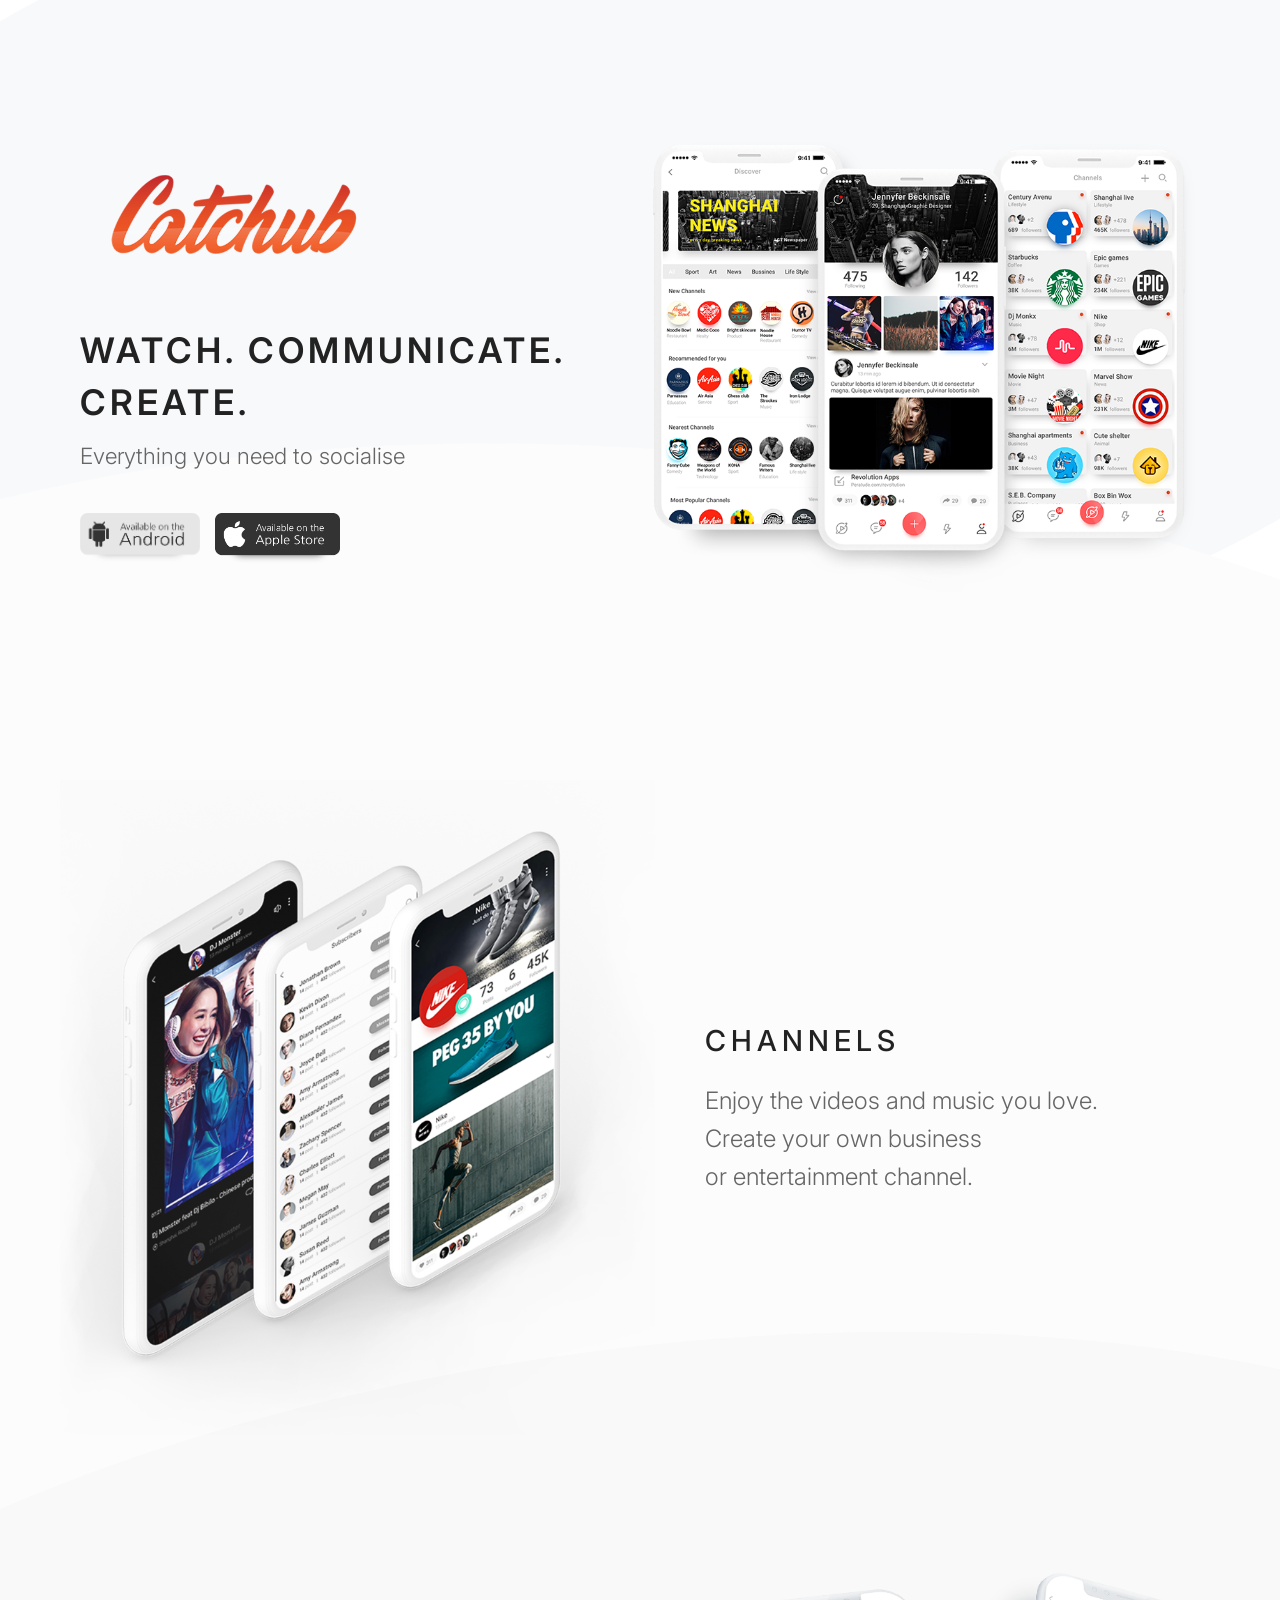
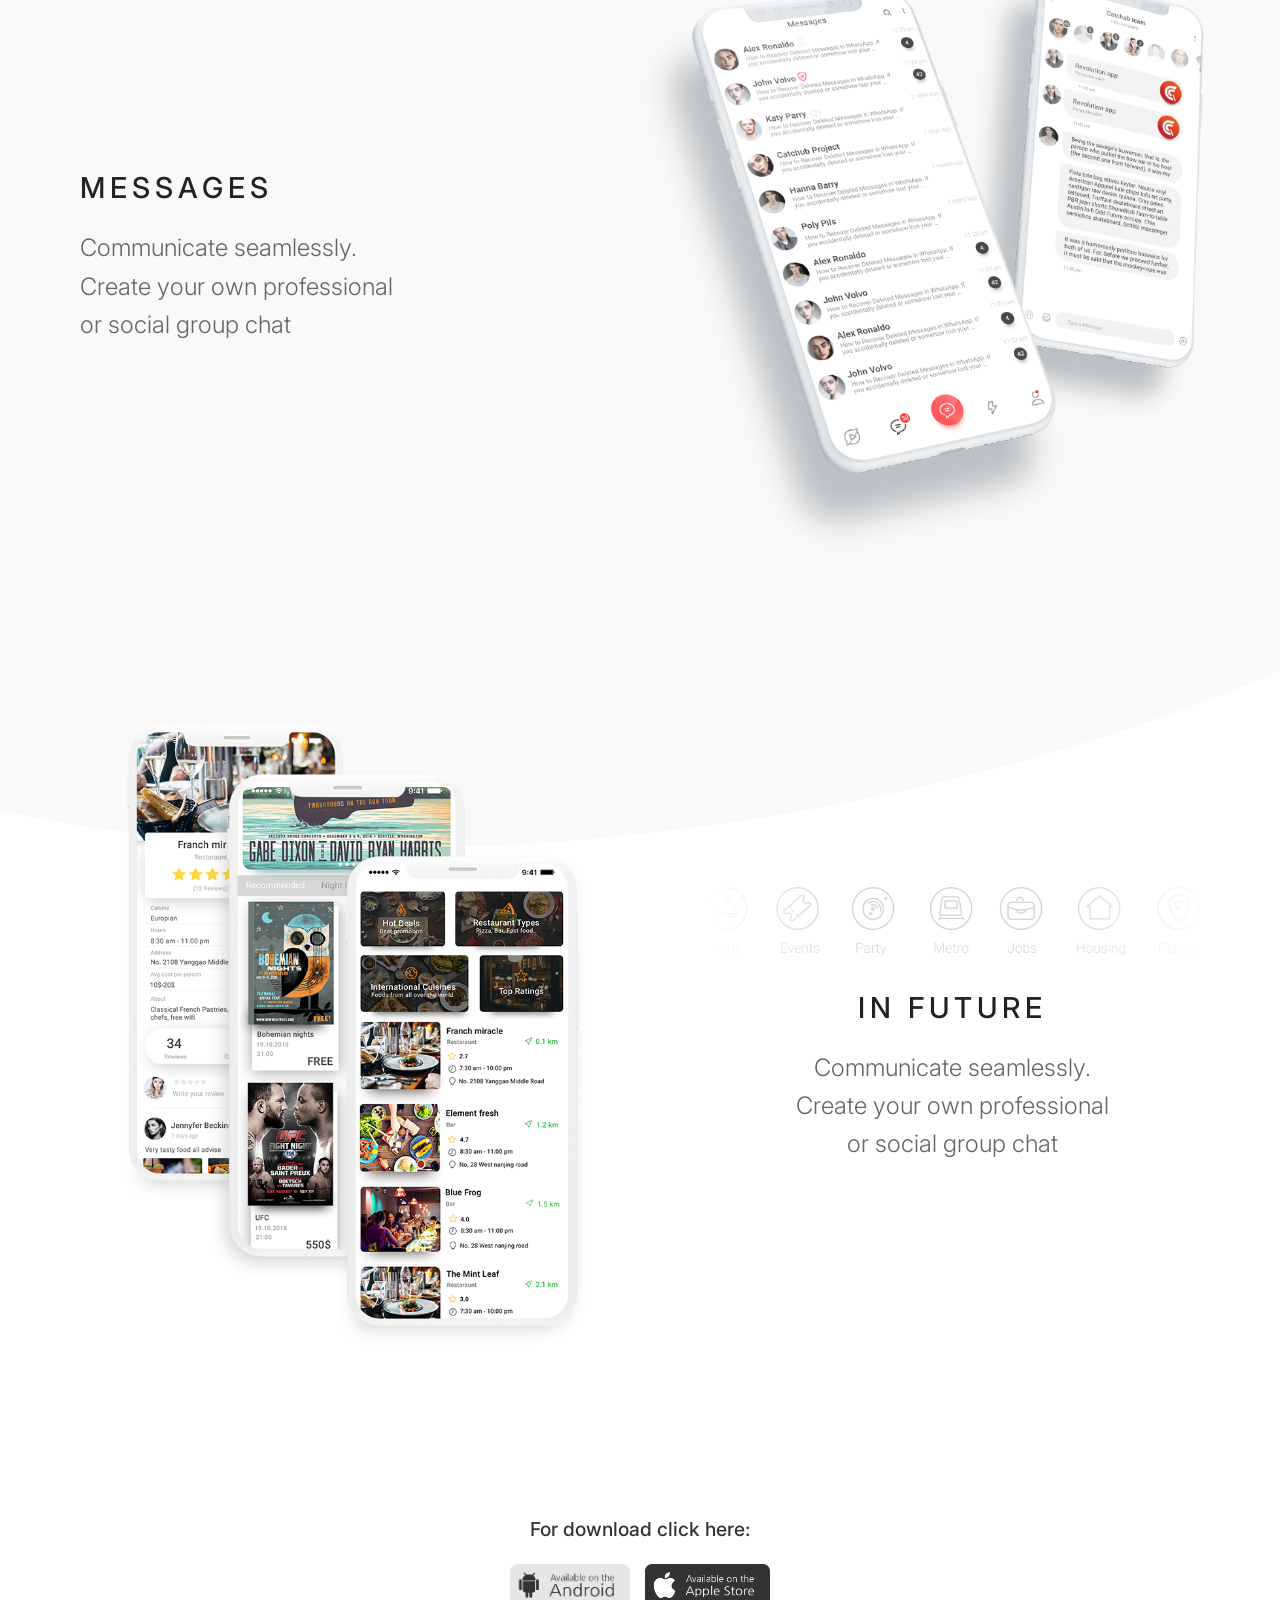
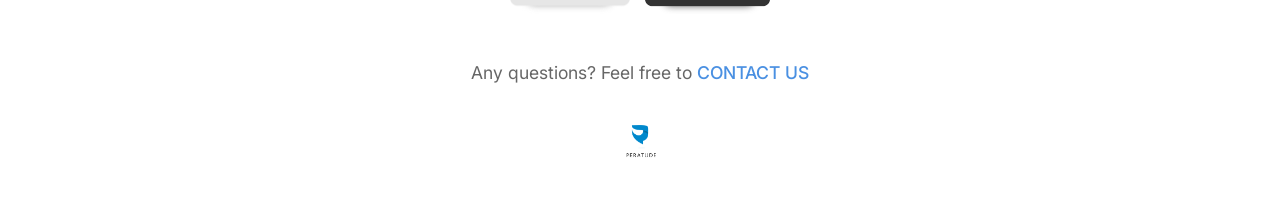
<file: Task02/index.html>
<!DOCTYPE html>
<html lang="en">

<head>
    <meta charset="UTF-8">
    <meta name="viewport" content="width=device-width, initial-scale=1.0">
    <title>Catchub - Watch. Communicate. Create.</title>
    <link rel="preconnect" href="https://fonts.googleapis.com">
    <link rel="preconnect" href="https://fonts.gstatic.com" crossorigin>
    <link href="https://fonts.googleapis.com/css2?family=Inter:wght@300;400;500;600;700&display=swap" rel="stylesheet">
    <link rel="stylesheet" href="style.css">
</head>

<body>
    <div class="background-shape shape-1"></div>
    <div class="background-shape shape-2"></div>
    <div class="background-shape shape-3"></div>

    <main class="container">
        <!-- Hero Section -->
        <section class="hero-section split-section">
            <div class="content-left text-content">
                <div class="logo-wrapper">
                    <img src="assets/logo.png" alt="Catchub Logo" class="main-logo">
                </div>
                <h1>WATCH. COMMUNICATE. CREATE.</h1>
                <p class="subtitle">Everything you need to socialise</p>
                <div class="store-buttons">
                    <a href="#" class="store-btn"><img src="assets/play_store.png" alt="Get it on Google Play"></a>
                    <a href="#" class="store-btn"><img src="assets/app_store.png" alt="Download on the App Store"></a>
                </div>
            </div>
            <div class="content-right image-content">
                <img src="assets/top_screens.png" alt="Catchub App Screens" class="screens-img top-screens">
            </div>
        </section>

        <!-- Channels Section -->
        <section class="channels-section split-section reverse-on-mobile">
            <div class="content-left image-content">
                <img src="assets/sec_screens.png" alt="Channels Screens" class="screens-img sec-screens">
            </div>
            <div class="content-right text-content center-vertically">
                <h2>CHANNELS</h2>
                <p class="section-desc">Enjoy the videos and music you love.<br>Create your own business<br>or
                    entertainment channel.</p>
            </div>
        </section>

        <!-- Messages Section -->
        <section class="messages-section split-section">
            <div class="content-left text-content center-vertically">
                <h2>MESSAGES</h2>
                <p class="section-desc">Communicate seamlessly.<br>Create your own professional<br>or social group chat
                </p>
            </div>
            <div class="content-right image-content">
                <img src="assets/thhh_screens.png" alt="Messages Screens" class="screens-img thhh-screens">
            </div>
        </section>

        <!-- In Future Section -->
        <section class="future-section split-section reverse-on-mobile">
            <div class="content-left image-content">
                <img src="assets/for_screens.png" alt="In Future Screens" class="screens-img for-screens">
            </div>
            <div class="content-right text-content center-vertically">
                <div class="vectors-container">
                    <img src="assets/vectors.png" alt="Categories Icons" class="vectors-img">
                </div>
                <h2>IN FUTURE</h2>
                <p class="section-desc">Communicate seamlessly.<br>Create your own professional<br>or social group chat
                </p>
            </div>
        </section>
    </main>

    <!-- Footer Section -->
    <footer class="site-footer">
        <p class="download-text">For download click here:</p>
        <div class="store-buttons footer-buttons">
            <a href="#" class="store-btn"><img src="assets/play_store.png" alt="Get it on Google Play"></a>
            <a href="#" class="store-btn"><img src="assets/app_store.png" alt="Download on the App Store"></a>
        </div>
        <p class="contact-text">Any questions? Feel free to <a href="#" class="contact-link">CONTACT US</a></p>
        <div class="footer-logo">
            <img src="assets/peratude.png" alt="Peratude Logo">
        </div>
    </footer>
</body>

</html>
</file>
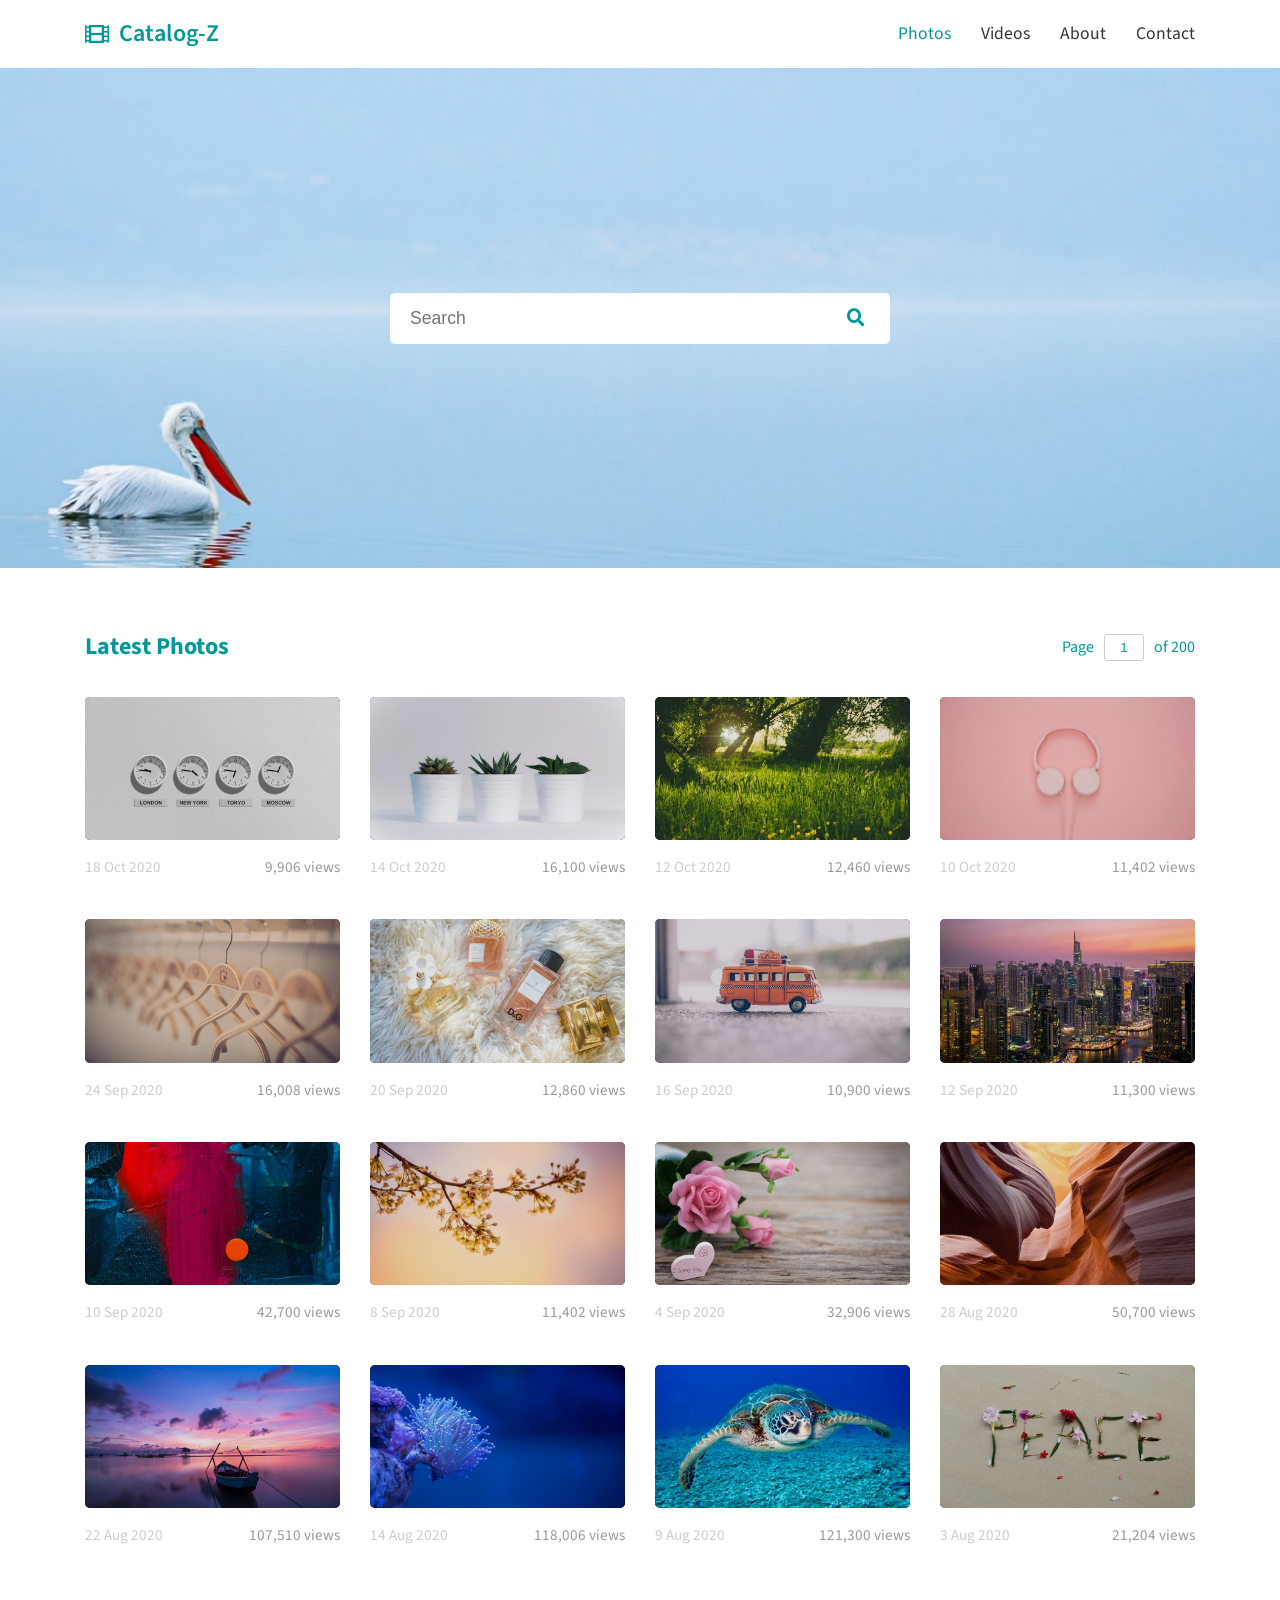
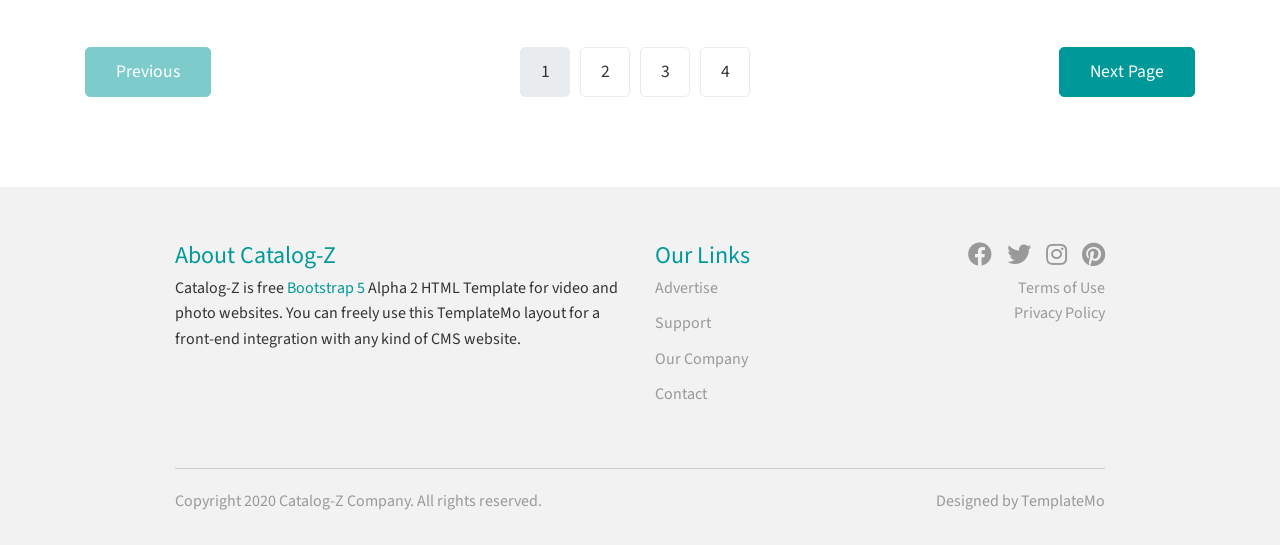
<file: Task03-Clone-site/index.html>
<!DOCTYPE html>
<html lang="en">
<head>
    <meta charset="UTF-8">
    <meta name="viewport" content="width=device-width, initial-scale=1.0">
    <title>Catalog-Z Clone</title>
    <link rel="stylesheet" href="https://cdnjs.cloudflare.com/ajax/libs/font-awesome/5.15.3/css/all.min.css">
    <link rel="stylesheet" href="css/style.css">
</head>
<body>
    <nav class="navbar">
        <div class="nav-container">
            <a class="navbar-brand" href="#">
                <i class="fas fa-film mr-2"></i>
                Catalog-Z
            </a>
            <button class="navbar-toggler" id="navbar-toggler">
                <i class="fas fa-bars"></i>
            </button>
            <div class="navbar-menu" id="navbar-menu">
                <ul class="navbar-nav">
                    <li class="nav-item">
                        <a class="nav-link active" href="#">Photos</a>
                    </li>
                    <li class="nav-item">
                        <a class="nav-link" href="#">Videos</a>
                    </li>
                    <li class="nav-item">
                        <a class="nav-link" href="#">About</a>
                    </li>
                    <li class="nav-item">
                        <a class="nav-link" href="#">Contact</a>
                    </li>
                </ul>
            </div>
        </div>
    </nav>

    <div class="tm-hero">
        <form class="tm-search-form">
            <input class="tm-search-input" type="search" placeholder="Search" aria-label="Search">
            <button class="tm-search-btn" type="submit">
                <i class="fas fa-search"></i>
            </button>
        </form>
    </div>

    <div class="container tm-container-content">
        <div class="header-row">
            <h2 class="tm-text-primary">Latest Photos</h2>
            <div class="paging-info">
                <form class="tm-text-primary">
                    Page <input type="text" value="1" size="1" class="tm-input-paging tm-text-primary"> of 200
                </form>
            </div>
        </div>

        <div class="tm-gallery">
            <!-- Image Items -->
            <div class="tm-video-item">
                <figure class="effect-ming">
                    <img src="img/img-03.jpg" alt="Image" class="img-fluid">
                    <figcaption>
                        <h2>Clocks</h2>
                        <a href="#">View more</a>
                    </figcaption>                    
                </figure>
                <div class="tm-video-info">
                    <span class="tm-text-gray-light">18 Oct 2020</span>
                    <span>9,906 views</span>
                </div>
            </div>

            <div class="tm-video-item">
                <figure class="effect-ming">
                    <img src="img/img-04.jpg" alt="Image" class="img-fluid">
                    <figcaption>
                        <h2>Plants</h2>
                        <a href="#">View more</a>
                    </figcaption>                    
                </figure>
                <div class="tm-video-info">
                    <span class="tm-text-gray-light">14 Oct 2020</span>
                    <span>16,100 views</span>
                </div>
            </div>

            <div class="tm-video-item">
                <figure class="effect-ming">
                    <img src="img/img-05.jpg" alt="Image" class="img-fluid">
                    <figcaption>
                        <h2>Morning</h2>
                        <a href="#">View more</a>
                    </figcaption>                    
                </figure>
                <div class="tm-video-info">
                    <span class="tm-text-gray-light">12 Oct 2020</span>
                    <span>12,460 views</span>
                </div>
            </div>

            <div class="tm-video-item">
                <figure class="effect-ming">
                    <img src="img/img-06.jpg" alt="Image" class="img-fluid">
                    <figcaption>
                        <h2>Pinky</h2>
                        <a href="#">View more</a>
                    </figcaption>                    
                </figure>
                <div class="tm-video-info">
                    <span class="tm-text-gray-light">10 Oct 2020</span>
                    <span>11,402 views</span>
                </div>
            </div>

            <div class="tm-video-item">
                <figure class="effect-ming">
                    <img src="img/img-01.jpg" alt="Image" class="img-fluid">
                    <figcaption>
                        <h2>Hangers</h2>
                        <a href="#">View more</a>
                    </figcaption>                    
                </figure>
                <div class="tm-video-info">
                    <span class="tm-text-gray-light">24 Sep 2020</span>
                    <span>16,008 views</span>
                </div>
            </div>

            <div class="tm-video-item">
                <figure class="effect-ming">
                    <img src="img/img-02.jpg" alt="Image" class="img-fluid">
                    <figcaption>
                        <h2>Perfumes</h2>
                        <a href="#">View more</a>
                    </figcaption>                    
                </figure>
                <div class="tm-video-info">
                    <span class="tm-text-gray-light">20 Sep 2020</span>
                    <span>12,860 views</span>
                </div>
            </div>

            <div class="tm-video-item">
                <figure class="effect-ming">
                    <img src="img/img-07.jpg" alt="Image" class="img-fluid">
                    <figcaption>
                        <h2>Bus</h2>
                        <a href="#">View more</a>
                    </figcaption>                    
                </figure>
                <div class="tm-video-info">
                    <span class="tm-text-gray-light">16 Sep 2020</span>
                    <span>10,900 views</span>
                </div>
            </div>

            <div class="tm-video-item">
                <figure class="effect-ming">
                    <img src="img/img-08.jpg" alt="Image" class="img-fluid">
                    <figcaption>
                        <h2>New York</h2>
                        <a href="#">View more</a>
                    </figcaption>                    
                </figure>
                <div class="tm-video-info">
                    <span class="tm-text-gray-light">12 Sep 2020</span>
                    <span>11,300 views</span>
                </div>
            </div>

            <div class="tm-video-item">
                <figure class="effect-ming">
                    <img src="img/img-09.jpg" alt="Image" class="img-fluid">
                    <figcaption>
                        <h2>Abstract</h2>
                        <a href="#">View more</a>
                    </figcaption>                    
                </figure>
                <div class="tm-video-info">
                    <span class="tm-text-gray-light">10 Sep 2020</span>
                    <span>42,700 views</span>
                </div>
            </div>

            <div class="tm-video-item">
                <figure class="effect-ming">
                    <img src="img/img-10.jpg" alt="Image" class="img-fluid">
                    <figcaption>
                        <h2>Flowers</h2>
                        <a href="#">View more</a>
                    </figcaption>                    
                </figure>
                <div class="tm-video-info">
                    <span class="tm-text-gray-light">8 Sep 2020</span>
                    <span>11,402 views</span>
                </div>
            </div>

            <div class="tm-video-item">
                <figure class="effect-ming">
                    <img src="img/img-11.jpg" alt="Image" class="img-fluid">
                    <figcaption>
                        <h2>Rosy</h2>
                        <a href="#">View more</a>
                    </figcaption>                    
                </figure>
                <div class="tm-video-info">
                    <span class="tm-text-gray-light">4 Sep 2020</span>
                    <span>32,906 views</span>
                </div>
            </div>

            <div class="tm-video-item">
                <figure class="effect-ming">
                    <img src="img/img-12.jpg" alt="Image" class="img-fluid">
                    <figcaption>
                        <h2>Rocki</h2>
                        <a href="#">View more</a>
                    </figcaption>                    
                </figure>
                <div class="tm-video-info">
                    <span class="tm-text-gray-light">28 Aug 2020</span>
                    <span>50,700 views</span>
                </div>
            </div>

            <div class="tm-video-item">
                <figure class="effect-ming">
                    <img src="img/img-13.jpg" alt="Image" class="img-fluid">
                    <figcaption>
                        <h2>Purple</h2>
                        <a href="#">View more</a>
                    </figcaption>                    
                </figure>
                <div class="tm-video-info">
                    <span class="tm-text-gray-light">22 Aug 2020</span>
                    <span>107,510 views</span>
                </div>
            </div>

            <div class="tm-video-item">
                <figure class="effect-ming">
                    <img src="img/img-14.jpg" alt="Image" class="img-fluid">
                    <figcaption>
                        <h2>Sea</h2>
                        <a href="#">View more</a>
                    </figcaption>                    
                </figure>
                <div class="tm-video-info">
                    <span class="tm-text-gray-light">14 Aug 2020</span>
                    <span>118,006 views</span>
                </div>
            </div>

            <div class="tm-video-item">
                <figure class="effect-ming">
                    <img src="img/img-15.jpg" alt="Image" class="img-fluid">
                    <figcaption>
                        <h2>Turtle</h2>
                        <a href="#">View more</a>
                    </figcaption>                    
                </figure>
                <div class="tm-video-info">
                    <span class="tm-text-gray-light">9 Aug 2020</span>
                    <span>121,300 views</span>
                </div>
            </div>

            <div class="tm-video-item">
                <figure class="effect-ming">
                    <img src="img/img-16.jpg" alt="Image" class="img-fluid">
                    <figcaption>
                        <h2>Peace</h2>
                        <a href="#">View more</a>
                    </figcaption>                    
                </figure>
                <div class="tm-video-info">
                    <span class="tm-text-gray-light">3 Aug 2020</span>
                    <span>21,204 views</span>
                </div>
            </div>
        </div>

        <div class="pagination-row">
            <a href="#" class="btn btn-primary btn-prev disabled">Previous</a>
            <div class="tm-paging">
                <a href="#" class="active">1</a>
                <a href="#">2</a>
                <a href="#">3</a>
                <a href="#">4</a>
            </div>
            <a href="#" class="btn btn-primary btn-next">Next Page</a>
        </div>
    </div>

    <footer class="tm-bg-gray tm-footer">
        <div class="container tm-container-small">
            <div class="footer-row">
                <div class="footer-col footer-col-about">
                    <h3 class="tm-text-primary mb-4 tm-footer-title">About Catalog-Z</h3>
                    <p>Catalog-Z is free <a href="#">Bootstrap 5</a> Alpha 2 HTML Template for video and photo websites. You can freely use this TemplateMo layout for a front-end integration with any kind of CMS website.</p>
                </div>
                <div class="footer-col footer-col-links">
                    <h3 class="tm-text-primary mb-4 tm-footer-title">Our Links</h3>
                    <ul class="tm-footer-links">
                        <li><a href="#">Advertise</a></li>
                        <li><a href="#">Support</a></li>
                        <li><a href="#">Our Company</a></li>
                        <li><a href="#">Contact</a></li>
                    </ul>
                </div>
                <div class="footer-col footer-col-social">
                    <ul class="tm-social-links mb-5">
                        <li><a href="#"><i class="fab fa-facebook"></i></a></li>
                        <li><a href="#"><i class="fab fa-twitter"></i></a></li>
                        <li><a href="#"><i class="fab fa-instagram"></i></a></li>
                        <li><a href="#"><i class="fab fa-pinterest"></i></a></li>
                    </ul>
                    <a href="#" class="text-right d-block mb-2">Terms of Use</a>
                    <a href="#" class="text-right d-block">Privacy Policy</a>
                </div>
            </div>
            <div class="footer-bottom-row">
                <div class="footer-copy">
                    Copyright 2020 Catalog-Z Company. All rights reserved.
                </div>
                <div class="footer-designer text-right">
                    Designed by <a href="#" class="tm-text-gray">TemplateMo</a>
                </div>
            </div>
        </div>
    </footer>

    <script>
        const toggler = document.getElementById('navbar-toggler');
        const menu = document.getElementById('navbar-menu');
        toggler.addEventListener('click', () => {
            menu.classList.toggle('show');
        });
    </script>
</body>
</html>
</file>
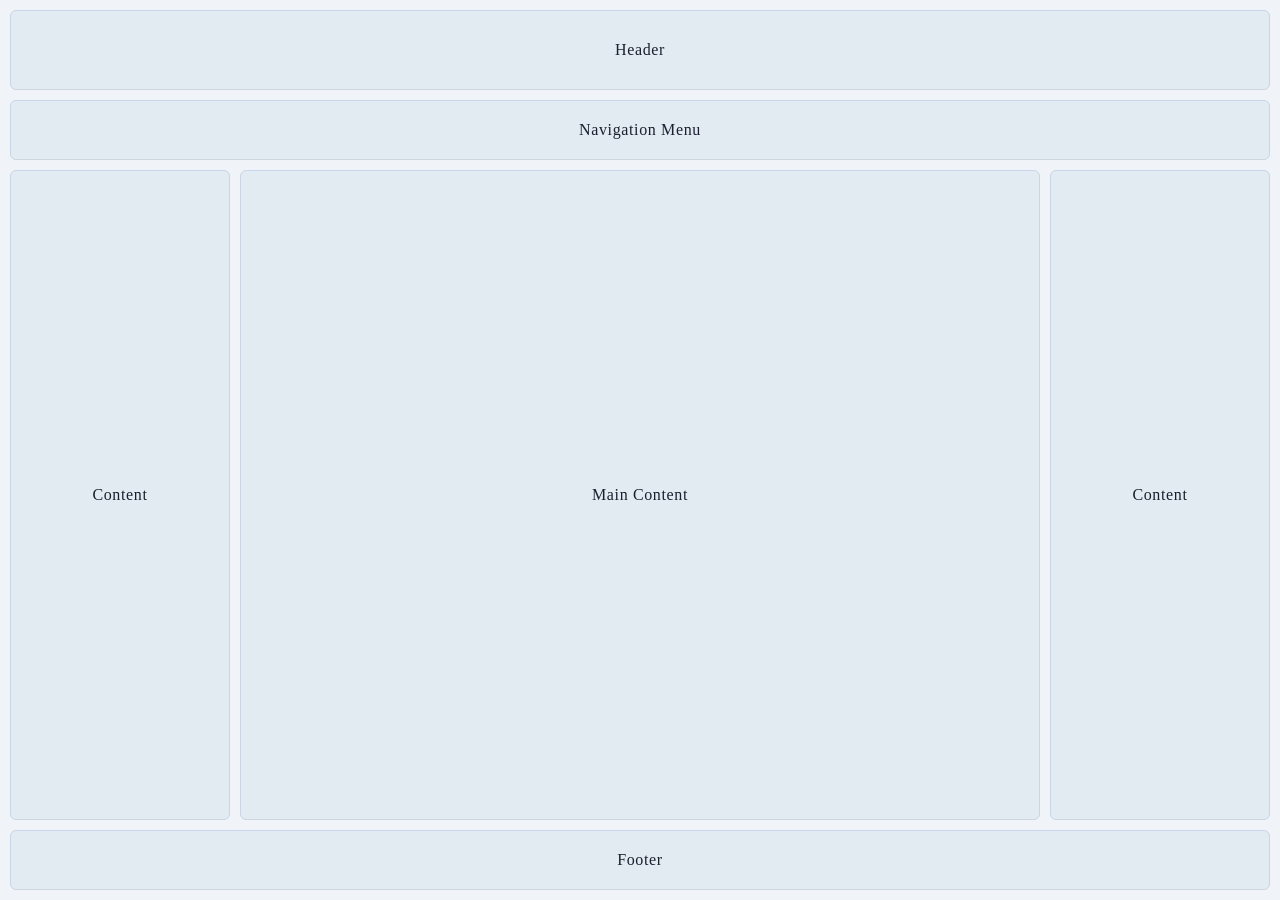
<file: Task01/Task01_FentixTech.html>
<!DOCTYPE html>
<html lang="en">
<head>
  <meta charset="UTF-8" />
  <meta name="viewport" content="width=device-width, initial-scale=1.0"/>
  <title>Semantic Layout</title>
  <style>
    *, *::before, *::after { box-sizing: border-box; margin: 0; padding: 0; }

    body {
      font-family: 'Georgia', serif;
      background: #f0f4f8;
      color: #1a202c;
      min-height: 100vh;
      display: grid;
      grid-template-rows: auto auto 1fr auto;
      gap: 10px;
      padding: 10px;
    }

    header {
      background: #e2eaf2;
      border: 1px solid #c8d6e5;
      border-radius: 6px;
      padding: 30px 20px;
      text-align: center;
      font-size: 1rem;
      letter-spacing: 0.04em;
    }

    nav {
      background: #e2eaf2;
      border: 1px solid #c8d6e5;
      border-radius: 6px;
      padding: 20px;
      text-align: center;
      font-size: 1rem;
      letter-spacing: 0.04em;
    }

    main {
      display: grid;
      grid-template-columns: 220px 1fr 220px;
      gap: 10px;
    }

    aside {
      background: #e2eaf2;
      border: 1px solid #c8d6e5;
      border-radius: 6px;
      min-height: 420px;
      display: flex;
      align-items: center;
      justify-content: center;
      font-size: 1rem;
      letter-spacing: 0.04em;
    }

    article {
      background: #e2eaf2;
      border: 1px solid #c8d6e5;
      border-radius: 6px;
      display: flex;
      align-items: center;
      justify-content: center;
      font-size: 1rem;
      letter-spacing: 0.04em;
    }

    footer {
      background: #e2eaf2;
      border: 1px solid #c8d6e5;
      border-radius: 6px;
      padding: 20px;
      text-align: center;
      font-size: 1rem;
      letter-spacing: 0.04em;
    }
  </style>
</head>
<body>

  <header>Header</header>

  <nav>Navigation Menu</nav>

  <main>
    <aside>Content</aside>
    <article>Main Content</article>
    <aside>Content</aside>
  </main>

  <footer>Footer</footer>

</body>
</html>
</file>
<file: Task02/style.css>
/* Reset and Base Styles */
* {
    margin: 0;
    padding: 0;
    box-sizing: border-box;
}

body {
    font-family: 'Inter', sans-serif;
    color: #333;
    background-color: #ffffff;
    overflow-x: hidden;
    position: relative;
    line-height: 1.5;
}

/* Background Shapes to mimic the waves */
.background-shape {
    position: absolute;
    background-color: #f7f9fb;
    border-radius: 50%;
    z-index: -1;
}

.shape-1 {
    width: 150vw;
    height: 100vh;
    top: -20vh;
    left: -25vw;
    transform: rotate(-10deg);
}

.shape-2 {
    width: 200vw;
    height: 150vh;
    top: 50vh;
    left: -50vw;
    transform: rotate(5deg);
    background-color: #fcfcfc;
}

.shape-3 {
    width: 180vw;
    height: 120vh;
    top: 150vh;
    left: -40vw;
    transform: rotate(-8deg);
    background-color: #f9f9f9;
}

.container {
    max-width: 1200px;
    margin: 0 auto;
    padding: 0 20px;
    position: relative;
    z-index: 1;
}

/* Common Section Styles */
.split-section {
    display: flex;
    align-items: center;
    justify-content: space-between;
    min-height: 80vh;
    padding: 60px 0;
}

.text-content {
    flex: 1;
    padding: 20px;
}

.image-content {
    flex: 1.2;
    display: flex;
    justify-content: center;
    position: relative;
}

.center-vertically {
    display: flex;
    flex-direction: column;
    justify-content: center;
}

.screens-img {
    max-width: 100%;
    height: auto;
    object-fit: contain;
}

/* Typography Styles */
h1 {
    font-size: 2.2rem;
    font-weight: 600;
    letter-spacing: 4px;
    margin-bottom: 10px;
    color: #222;
}

h2 {
    font-size: 1.8rem;
    font-weight: 500;
    letter-spacing: 5px;
    margin-bottom: 20px;
    color: #222;
}

.subtitle {
    font-size: 1.4rem;
    font-weight: 300;
    color: #666;
    margin-bottom: 40px;
}

.section-desc {
    font-size: 1.5rem;
    font-weight: 300;
    color: #666;
    line-height: 1.6;
}

/* Hero Section Specifics */
.logo-wrapper {
    margin-bottom: 30px;
}

.main-logo {
    max-width: 300px;
}

.store-buttons {
    display: flex;
    gap: 15px;
}

.store-btn img {
    height: 50px;
    width: auto;
    transition: transform 0.2s ease;
}

.store-btn:hover img {
    transform: translateY(-3px);
}

.top-screens {
    max-height: 700px;
}

/* Channels Section Specifics */
.channels-section .text-content {
    padding-left: 50px;
}

.sec-screens {
    max-height: 700px;
}

/* Messages Section Specifics */
.messages-section .text-content {
    padding-right: 50px;
}

.thhh-screens {
    max-height: 600px;
}

/* In Future Section Specifics */
.future-section .text-content {
    padding-left: 50px;
    align-items: center;
    text-align: center;
}

.vectors-container {
    margin-bottom: 30px;
    width: 100%;
    display: flex;
    justify-content: center;
}

.vectors-img {
    max-width: 100%;
    height: auto;
}

.for-screens {
    max-height: 700px;
}

/* Footer Section */
.site-footer {
    text-align: center;
    padding: 80px 20px 40px;
    background-color: transparent;
}

.download-text {
    font-size: 1.2rem;
    color: #333;
    margin-bottom: 20px;
    font-weight: 500;
}

.footer-buttons {
    justify-content: center;
    margin-bottom: 40px;
}

.contact-text {
    font-size: 1.1rem;
    color: #666;
    margin-bottom: 30px;
}

.contact-link {
    color: #4A90E2;
    text-decoration: none;
    font-weight: 500;
}

.contact-link:hover {
    text-decoration: underline;
}

.footer-logo img {
    height: 50px;
}

/* Responsive Styles */
@media (max-width: 992px) {
    h1 { font-size: 1.8rem; }
    h2 { font-size: 1.5rem; }
    .subtitle { font-size: 1.2rem; }
    .section-desc { font-size: 1.2rem; }
    .split-section { flex-direction: column; text-align: center; padding: 40px 0; }
    
    .reverse-on-mobile {
        flex-direction: column-reverse;
    }
    
    .text-content {
        padding: 20px 0 !important;
        display: flex;
        flex-direction: column;
        align-items: center;
    }

    .channels-section .text-content,
    .messages-section .text-content,
    .future-section .text-content {
        padding: 30px 20px !important;
    }

    .store-buttons {
        justify-content: center;
    }
}

@media (max-width: 576px) {
    .store-buttons { flex-direction: column; align-items: center; }
    h1 { font-size: 1.5rem; letter-spacing: 2px; }
    .main-logo { max-width: 200px; }
    .store-btn img { height: 45px; }
}
</file>
<file: Task03-Clone-site/css/style.css>
@import url('https://fonts.googleapis.com/css2?family=Source+Sans+Pro:wght@300;400;600&display=swap');

:root {
    --primary-color: #009999;
    --gray-bg: #f2f2f2;
    --text-gray: #999999;
    --text-gray-light: #cccccc;
    --white: #ffffff;
    --dark: #333333;
}

* {
    margin: 0;
    padding: 0;
    box-sizing: border-box;
}

body {
    font-family: 'Source Sans Pro', sans-serif;
    color: var(--dark);
    line-height: 1.6;
}

a {
    text-decoration: none;
    color: var(--primary-color);
}

ul {
    list-style: none;
}

.container {
    max-width: 1140px;
    margin: 0 auto;
    padding: 0 15px;
}

.tm-container-small {
    max-width: 960px;
    margin: 0 auto;
    padding: 0 15px;
}

/* Navbar */
.navbar {
    background: var(--white);
    padding: 15px 0;
    box-shadow: 0 2px 5px rgba(0,0,0,0.05);
}

.nav-container {
    display: flex;
    justify-content: space-between;
    align-items: center;
    max-width: 1140px;
    margin: 0 auto;
    padding: 0 15px;
}

.navbar-brand {
    font-size: 1.5rem;
    font-weight: 600;
    color: var(--primary-color);
    display: flex;
    align-items: center;
}

.navbar-brand i {
    margin-right: 10px;
}

.navbar-toggler {
    display: none;
    background: transparent;
    border: none;
    font-size: 1.5rem;
    color: var(--primary-color);
    cursor: pointer;
}

.navbar-nav {
    display: flex;
    gap: 30px;
}

.nav-link {
    color: var(--dark);
    font-size: 1.1rem;
    transition: color 0.3s ease;
}

.nav-link:hover, .nav-link.active {
    color: var(--primary-color);
}

/* Hero Section */
.tm-hero {
    height: 500px;
    background-image: url('../img/hero.jpg');
    background-size: cover;
    background-position: center;
    display: flex;
    justify-content: center;
    align-items: center;
    background-attachment: fixed;
}

.tm-search-form {
    display: flex;
    width: 100%;
    max-width: 500px;
}

.tm-search-input {
    flex: 1;
    padding: 15px 20px;
    font-size: 1.1rem;
    border: none;
    border-radius: 5px 0 0 5px;
    outline: none;
}

.tm-search-btn {
    padding: 15px 25px;
    background: var(--white);
    color: var(--primary-color);
    border: none;
    border-radius: 0 5px 5px 0;
    cursor: pointer;
    font-size: 1.1rem;
    transition: all 0.3s;
}

.tm-search-btn:hover {
    background: var(--primary-color);
    color: var(--white);
}

/* Content Container */
.tm-container-content {
    margin-top: 60px;
}

.header-row {
    display: flex;
    justify-content: space-between;
    align-items: center;
    margin-bottom: 30px;
}

.tm-text-primary {
    color: var(--primary-color);
}

.paging-info form {
    display: flex;
    align-items: center;
    gap: 10px;
}

.tm-input-paging {
    border: 1px solid #ccc;
    padding: 5px;
    text-align: center;
    width: 40px;
    border-radius: 3px;
    color: var(--primary-color);
}

/* Gallery using Flexbox */
.tm-gallery {
    display: flex;
    flex-wrap: wrap;
    margin: 0 -15px;
    margin-bottom: 60px;
}

.tm-video-item {
    width: 25%;
    padding: 0 15px;
    margin-bottom: 40px;
}

.effect-ming {
    position: relative;
    overflow: hidden;
    background: #030c17;
    text-align: center;
    cursor: pointer;
    margin-bottom: 15px;
    border-radius: 5px;
}

.effect-ming img {
    width: 100%;
    display: block;
    opacity: 0.9;
    transition: opacity 0.35s, transform 0.35s;
}

.effect-ming:hover img {
    opacity: 0.5;
    transform: scale(1.05);
}

.effect-ming figcaption {
    position: absolute;
    top: 0;
    left: 0;
    width: 100%;
    height: 100%;
    display: flex;
    flex-direction: column;
    justify-content: center;
    align-items: center;
    padding: 2em;
    color: #fff;
    opacity: 0;
    transition: opacity 0.35s;
}

.effect-ming:hover figcaption {
    opacity: 1;
}

.effect-ming h2 {
    font-weight: 400;
    font-size: 1.5rem;
    margin: 0 0 15px 0;
    transform: translateY(-20px);
    transition: transform 0.35s;
}

.effect-ming:hover h2 {
    transform: translateY(0);
}

.effect-ming a {
    color: #fff;
    border: 1px solid #fff;
    padding: 10px 20px;
    border-radius: 3px;
    transform: translateY(20px);
    transition: transform 0.35s, background 0.35s, color 0.35s;
}

.effect-ming:hover a {
    transform: translateY(0);
}

.effect-ming a:hover {
    background: #fff;
    color: var(--primary-color);
}

.tm-video-info {
    display: flex;
    justify-content: space-between;
    font-size: 0.95rem;
}

.tm-text-gray-light {
    color: var(--text-gray-light);
}

.tm-video-info span:last-child {
    color: var(--text-gray);
}

/* Pagination */
.pagination-row {
    display: flex;
    justify-content: space-between;
    align-items: center;
    margin-bottom: 90px;
}

.btn {
    padding: 10px 30px;
    border-radius: 5px;
    font-size: 1.1rem;
    transition: all 0.3s;
    cursor: pointer;
}

.btn-primary {
    background-color: var(--primary-color);
    color: var(--white);
    border: 1px solid var(--primary-color);
}

.btn-primary:hover {
    background-color: #007777;
    border-color: #007777;
    color: var(--white);
}

.btn.disabled {
    opacity: 0.5;
    cursor: not-allowed;
    pointer-events: none;
}

.tm-paging {
    display: flex;
    gap: 10px;
}

.tm-paging a {
    display: inline-flex;
    justify-content: center;
    align-items: center;
    width: 50px;
    height: 50px;
    border: 1px solid #e9ecef;
    border-radius: 5px;
    color: var(--dark);
    font-size: 1.1rem;
    transition: all 0.3s;
}

.tm-paging a.active, .tm-paging a:hover {
    background-color: #e9ecef;
}

/* Footer */
.tm-footer {
    padding: 50px 0 30px;
    background-color: var(--gray-bg);
}

.footer-row {
    display: flex;
    flex-wrap: wrap;
    margin: 0 -15px;
    margin-bottom: 50px;
}

.footer-col {
    padding: 0 15px;
}

.footer-col-about {
    width: 50%;
}

.footer-col-links, .footer-col-social {
    width: 25%;
}

.tm-footer-title {
    font-size: 1.5rem;
    font-weight: 400;
}

.tm-footer-links li {
    margin-bottom: 10px;
}

.tm-footer-links a, .tm-social-links a, .footer-col-social a {
    color: var(--text-gray);
    transition: color 0.3s;
}

.tm-footer-links a:hover, .tm-social-links a:hover, .footer-col-social a:hover {
    color: var(--primary-color);
}

.tm-social-links {
    display: flex;
    justify-content: flex-end;
    gap: 15px;
    font-size: 1.5rem;
}

.text-right {
    text-align: right;
}

.d-block {
    display: block;
}

.footer-bottom-row {
    display: flex;
    justify-content: space-between;
    flex-wrap: wrap;
    border-top: 1px solid #ccc;
    padding-top: 20px;
    color: var(--text-gray);
}

.footer-bottom-row a {
    color: var(--text-gray);
}

.footer-bottom-row a:hover {
    color: var(--primary-color);
}

/* Responsive Design */
@media (max-width: 991px) {
    .tm-video-item {
        width: 33.3333%;
    }
    
    .footer-col-about {
        width: 100%;
        margin-bottom: 30px;
    }
    
    .footer-col-links, .footer-col-social {
        width: 50%;
    }
    
    .tm-social-links, .text-right {
        justify-content: flex-start;
        text-align: left;
    }
}

@media (max-width: 767px) {
    .navbar-toggler {
        display: block;
    }
    
    .navbar-menu {
        display: none;
        width: 100%;
        margin-top: 15px;
    }
    
    .navbar-menu.show {
        display: block;
    }
    
    .navbar-nav {
        flex-direction: column;
        gap: 10px;
    }
    
    .nav-container {
        flex-wrap: wrap;
    }
    
    .tm-video-item {
        width: 50%;
    }
    
    .header-row {
        flex-direction: column;
        align-items: flex-start;
        gap: 15px;
    }
    
    .pagination-row {
        flex-direction: column;
        gap: 20px;
    }
    
    .footer-bottom-row {
        flex-direction: column;
        gap: 15px;
        text-align: center;
    }
    
    .footer-bottom-row .text-right {
        text-align: center;
    }
}

@media (max-width: 575px) {
    .tm-video-item {
        width: 100%;
    }
    
    .footer-col-links, .footer-col-social {
        width: 100%;
        margin-bottom: 30px;
    }
}
</file>
